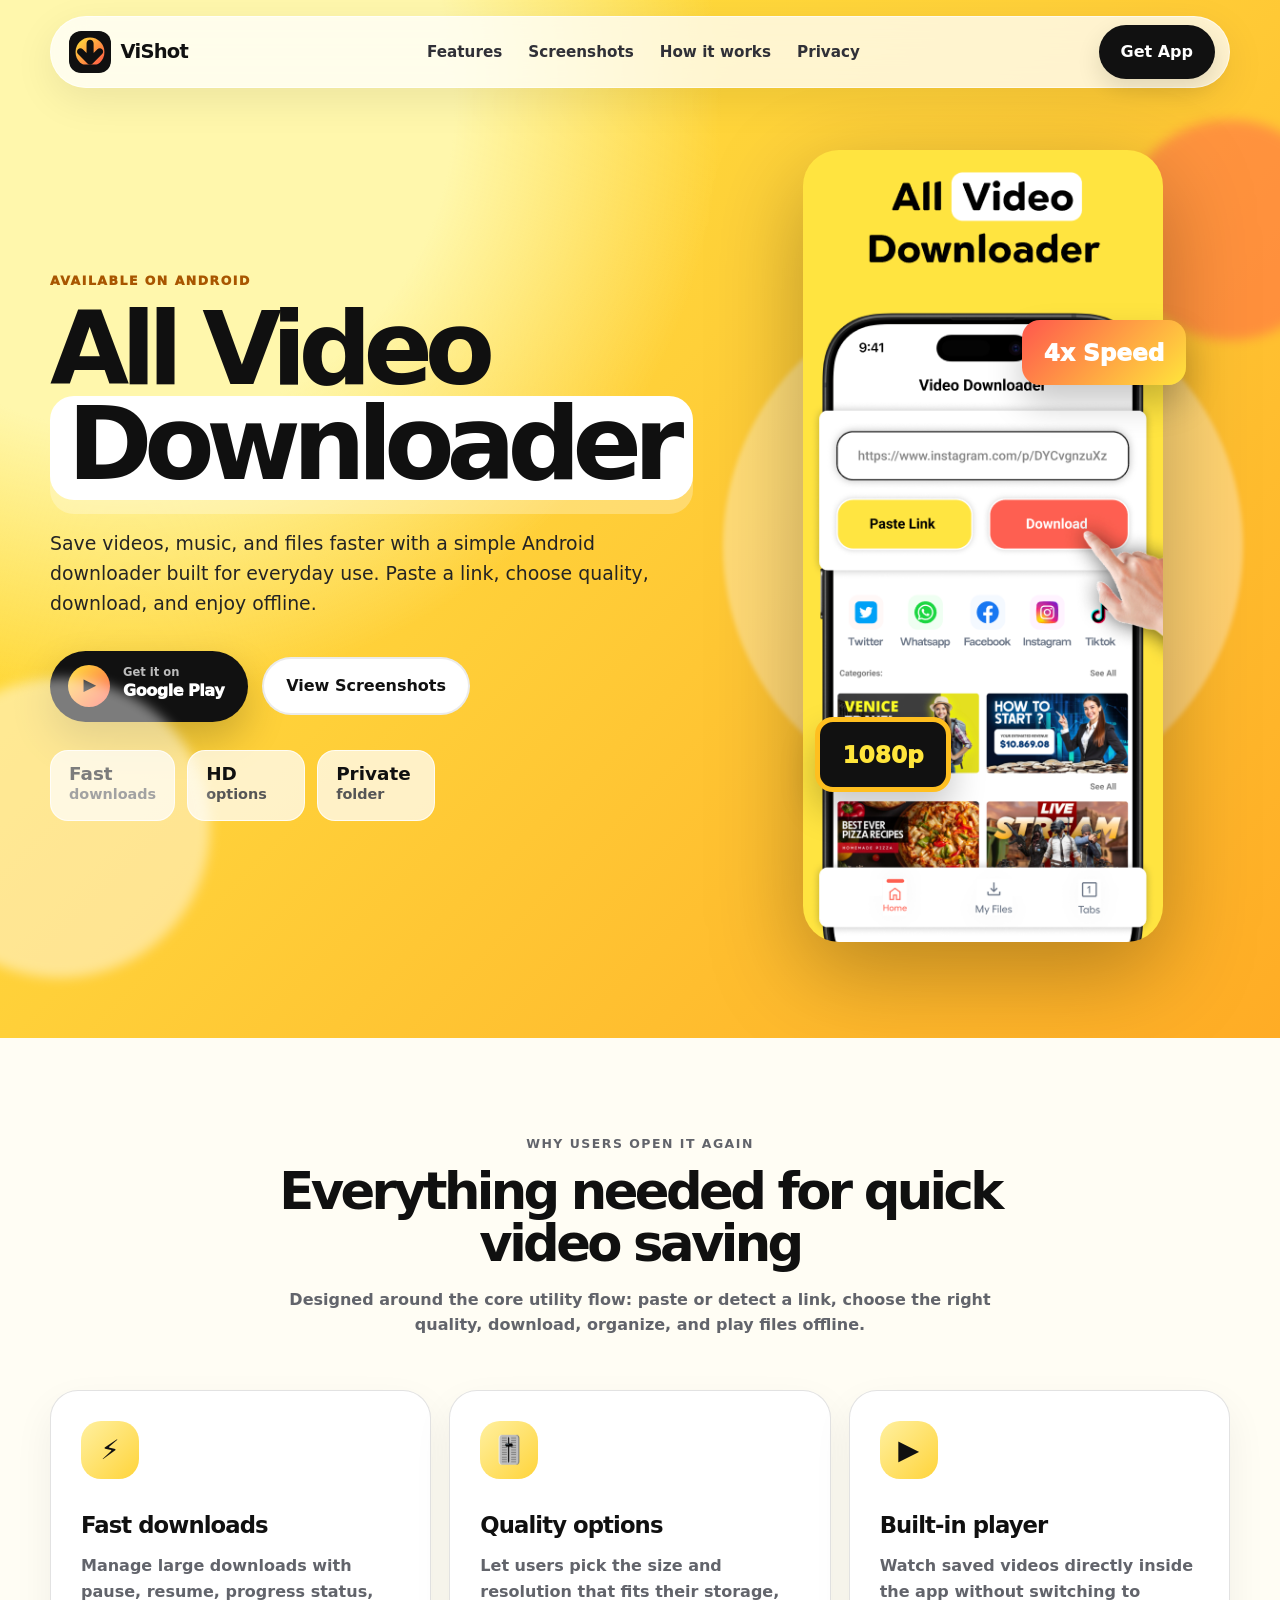
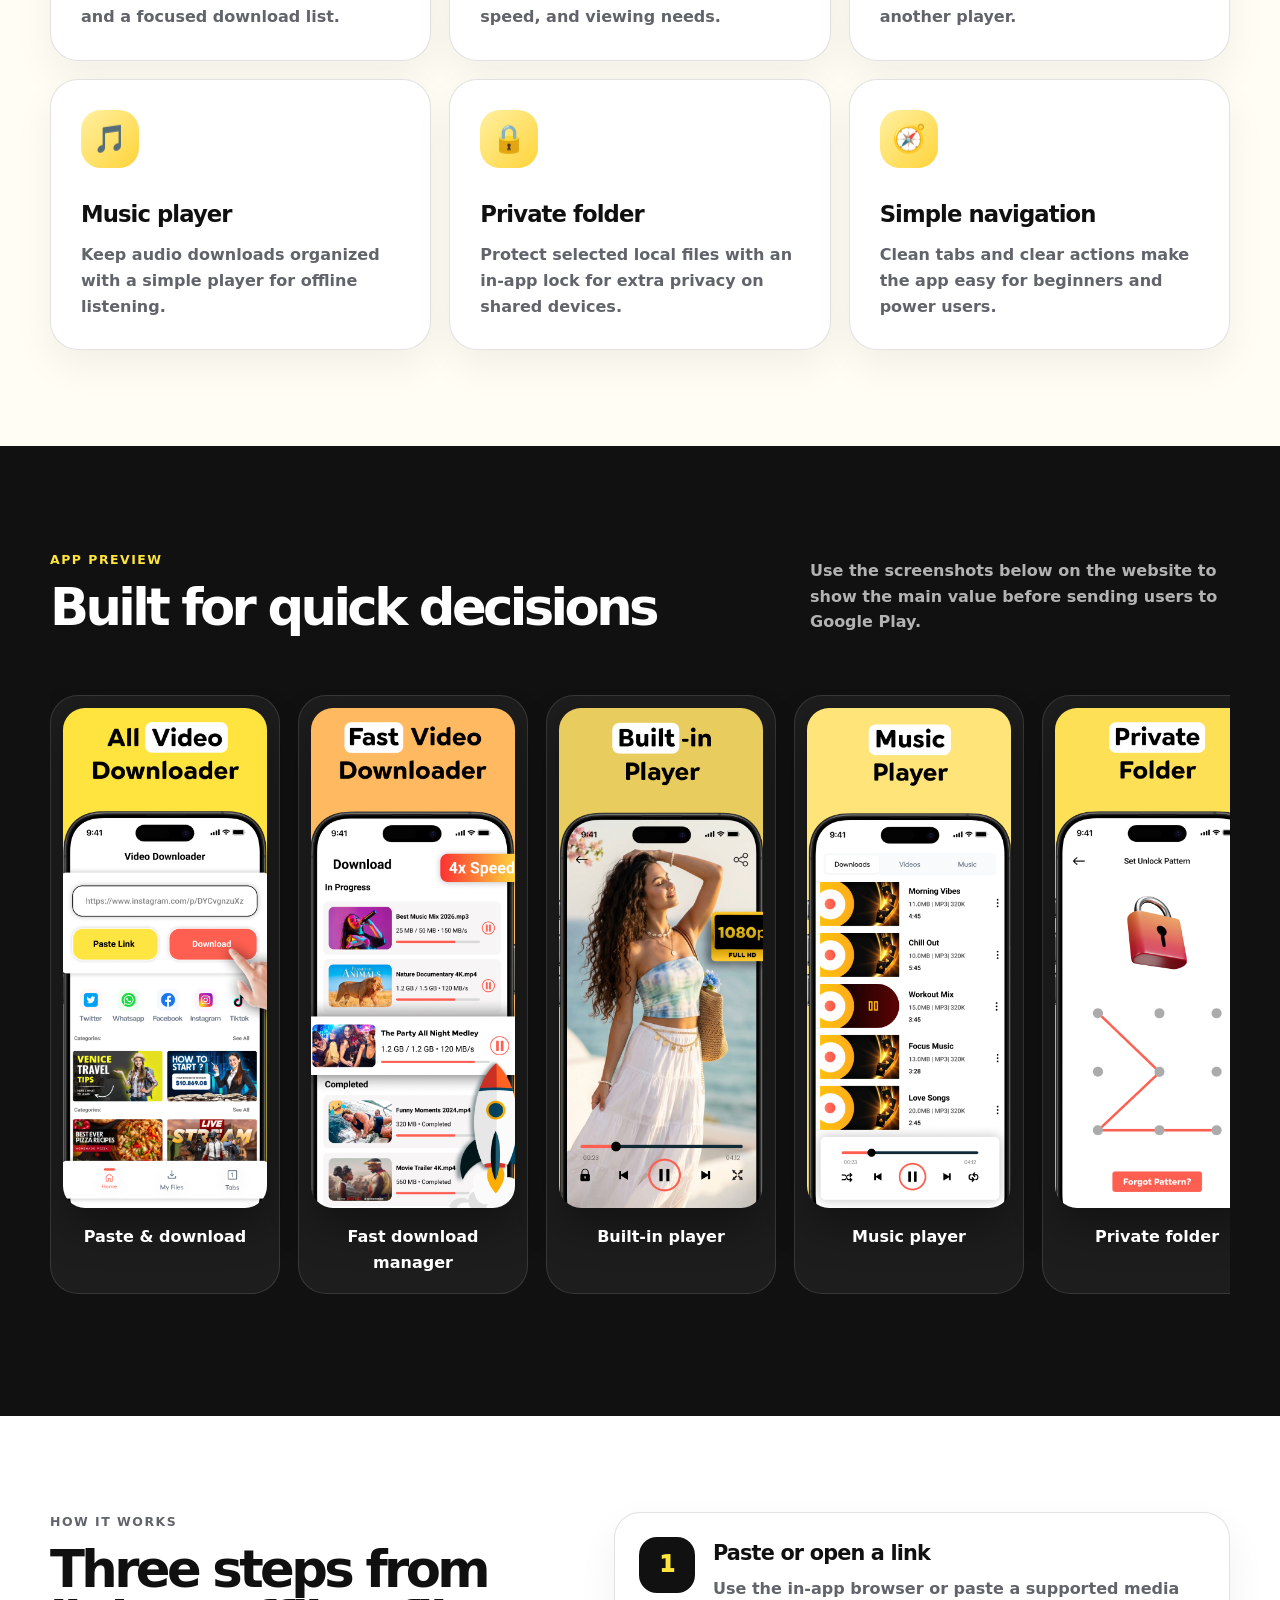
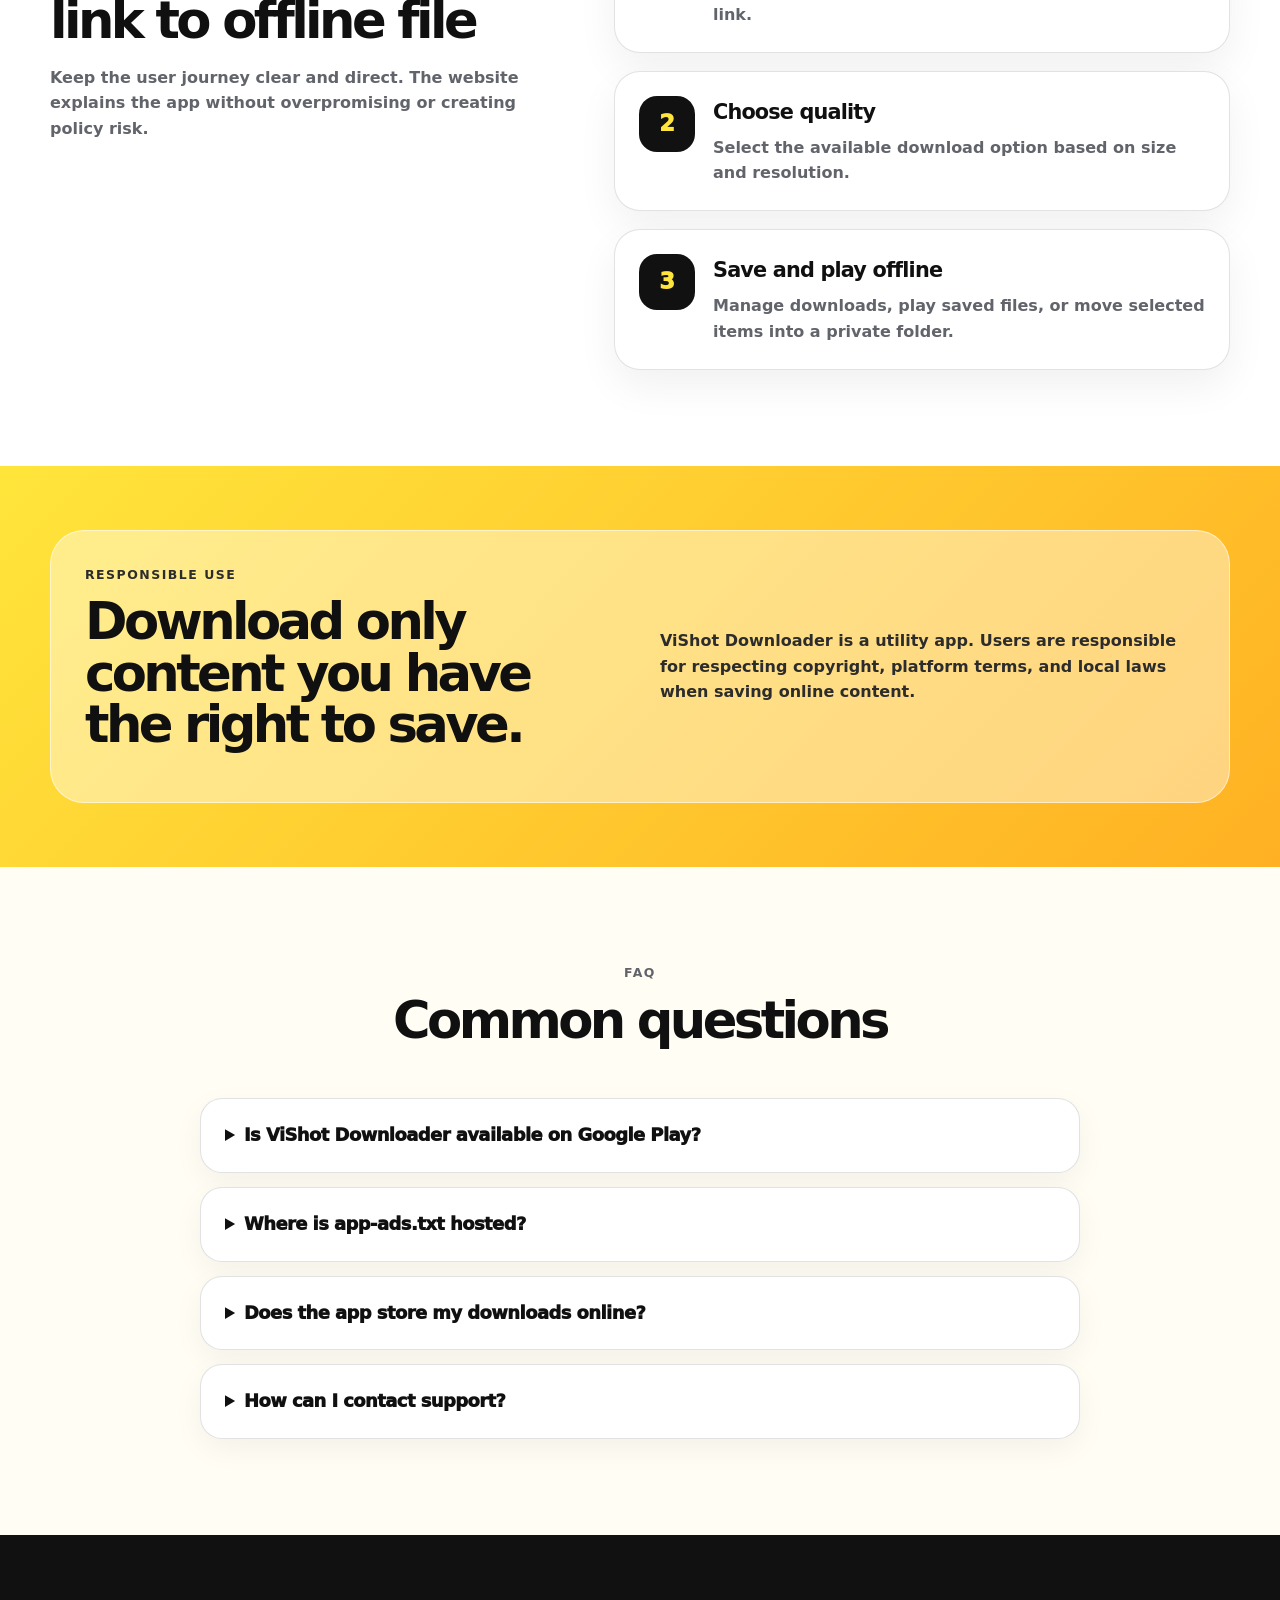
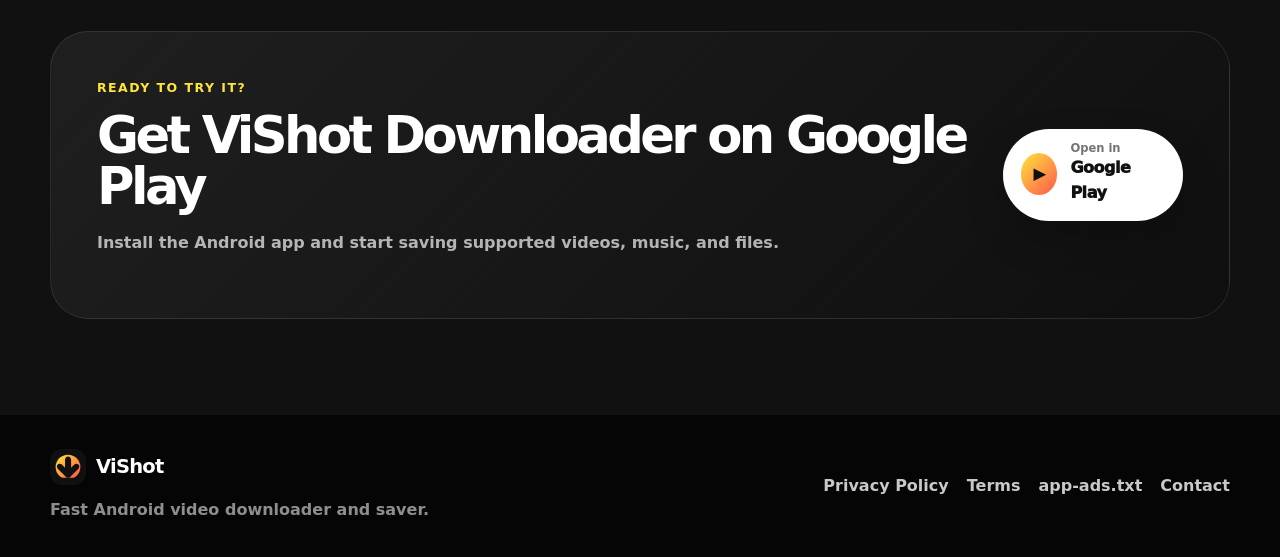
<file: index.html>
<!doctype html>
<html lang="en">
<head>
  <meta charset="utf-8">
  <meta name="viewport" content="width=device-width, initial-scale=1">
  <title>ViShot Downloader - All Video Downloader</title>
  <meta name="description" content="ViShot Downloader is an Android video downloader and saver with fast downloads, a built-in player, music player, private folder, and download manager.">
  <link rel="canonical" href="https://vishot-downloader.app/">
  <meta property="og:title" content="ViShot Downloader - All Video Downloader">
  <meta property="og:description" content="Fast video saving, built-in player, music player, private folder, and download options on Android.">
  <meta property="og:image" content="https://vishot-downloader.app/assets/img/og-image.jpg">
  <meta property="og:type" content="website">
  <meta name="theme-color" content="#ffe53b">
  <link rel="icon" href="/favicon.svg" type="image/svg+xml">
  <link rel="stylesheet" href="/assets/css/styles.css">
</head>
<body>
  <header class="site-header" data-header>
    <a class="brand" href="/" aria-label="ViShot Downloader home">
      <img src="/assets/img/logo.svg" alt="" width="42" height="42">
      <span>ViShot</span>
    </a>
    <nav class="nav" aria-label="Main navigation">
      <a href="#features">Features</a>
      <a href="#screenshots">Screenshots</a>
      <a href="#how">How it works</a>
      <a href="/privacy.html">Privacy</a>
    </nav>
    <a class="nav-cta" href="https://play.google.com/store/apps/details?id=com.vanced.video.downloader" rel="noopener" target="_blank">Get App</a>
    <button class="menu-btn" aria-label="Open menu" data-menu-button>☰</button>
  </header>

  <main>
    <section class="hero section-pad">
      <div class="hero-bg-orb orb-1"></div>
      <div class="hero-bg-orb orb-2"></div>
      <div class="container hero-grid">
        <div class="hero-copy reveal">
          <p class="eyebrow">Available on Android</p>
          <h1>All Video <span>Downloader</span></h1>
          <p class="hero-text">Save videos, music, and files faster with a simple Android downloader built for everyday use. Paste a link, choose quality, download, and enjoy offline.</p>
          <div class="hero-actions">
            <a class="play-btn" href="https://play.google.com/store/apps/details?id=com.vanced.video.downloader" rel="noopener" target="_blank" aria-label="Open ViShot Downloader on Google Play">
              <span class="play-icon">▶</span>
              <span><small>Get it on</small>Google Play</span>
            </a>
            <a class="secondary-btn" href="#screenshots">View Screenshots</a>
          </div>
          <div class="trust-row" aria-label="App highlights">
            <div><strong>Fast</strong><span>downloads</span></div>
            <div><strong>HD</strong><span>options</span></div>
            <div><strong>Private</strong><span>folder</span></div>
          </div>
        </div>
        <div class="phone-stage reveal delay-1" aria-label="App preview">
          <div class="phone-ring"></div>
          <img class="phone-shot main-shot" src="/assets/img/home.png" alt="ViShot Downloader home screen showing paste link and download buttons">
          <div class="floating-card speed-card">4x Speed</div>
          <div class="floating-card hd-card">1080p</div>
        </div>
      </div>
    </section>

    <section id="features" class="features section-pad">
      <div class="container">
        <div class="section-heading reveal">
          <p class="eyebrow">Why users open it again</p>
          <h2>Everything needed for quick video saving</h2>
          <p>Designed around the core utility flow: paste or detect a link, choose the right quality, download, organize, and play files offline.</p>
        </div>
        <div class="feature-grid">
          <article class="feature-card reveal"><span>⚡</span><h3>Fast downloads</h3><p>Manage large downloads with pause, resume, progress status, and a focused download list.</p></article>
          <article class="feature-card reveal"><span>🎚️</span><h3>Quality options</h3><p>Let users pick the size and resolution that fits their storage, speed, and viewing needs.</p></article>
          <article class="feature-card reveal"><span>▶️</span><h3>Built-in player</h3><p>Watch saved videos directly inside the app without switching to another player.</p></article>
          <article class="feature-card reveal"><span>🎵</span><h3>Music player</h3><p>Keep audio downloads organized with a simple player for offline listening.</p></article>
          <article class="feature-card reveal"><span>🔒</span><h3>Private folder</h3><p>Protect selected local files with an in-app lock for extra privacy on shared devices.</p></article>
          <article class="feature-card reveal"><span>🧭</span><h3>Simple navigation</h3><p>Clean tabs and clear actions make the app easy for beginners and power users.</p></article>
        </div>
      </div>
    </section>

    <section id="screenshots" class="screens section-pad">
      <div class="container">
        <div class="split-heading reveal">
          <div>
            <p class="eyebrow">App preview</p>
            <h2>Built for quick decisions</h2>
          </div>
          <p>Use the screenshots below on the website to show the main value before sending users to Google Play.</p>
        </div>
        <div class="shot-track" aria-label="Application screenshots">
          <figure class="shot-card reveal"><img src="/assets/img/home.png" alt="Home screen with paste link and download button"><figcaption>Paste & download</figcaption></figure>
          <figure class="shot-card reveal"><img src="/assets/img/download-speed.png" alt="Download manager showing in-progress downloads"><figcaption>Fast download manager</figcaption></figure>
          <figure class="shot-card reveal"><img src="/assets/img/player.png" alt="Built-in video player"><figcaption>Built-in player</figcaption></figure>
          <figure class="shot-card reveal"><img src="/assets/img/music-player.png" alt="Music player screen"><figcaption>Music player</figcaption></figure>
          <figure class="shot-card reveal"><img src="/assets/img/private-folder.png" alt="Private folder unlock pattern"><figcaption>Private folder</figcaption></figure>
          <figure class="shot-card reveal"><img src="/assets/img/download-options.png" alt="Download options screen showing multiple qualities"><figcaption>Download options</figcaption></figure>
        </div>
      </div>
    </section>

    <section id="how" class="how section-pad">
      <div class="container how-grid">
        <div class="section-heading left reveal">
          <p class="eyebrow">How it works</p>
          <h2>Three steps from link to offline file</h2>
          <p>Keep the user journey clear and direct. The website explains the app without overpromising or creating policy risk.</p>
        </div>
        <div class="steps">
          <div class="step reveal"><span>1</span><div><h3>Paste or open a link</h3><p>Use the in-app browser or paste a supported media link.</p></div></div>
          <div class="step reveal"><span>2</span><div><h3>Choose quality</h3><p>Select the available download option based on size and resolution.</p></div></div>
          <div class="step reveal"><span>3</span><div><h3>Save and play offline</h3><p>Manage downloads, play saved files, or move selected items into a private folder.</p></div></div>
        </div>
      </div>
    </section>

    <section class="policy-strip section-pad-sm">
      <div class="container policy-grid reveal">
        <div>
          <p class="eyebrow">Responsible use</p>
          <h2>Download only content you have the right to save.</h2>
        </div>
        <p>ViShot Downloader is a utility app. Users are responsible for respecting copyright, platform terms, and local laws when saving online content.</p>
      </div>
    </section>

    <section class="faq section-pad">
      <div class="container">
        <div class="section-heading reveal">
          <p class="eyebrow">FAQ</p>
          <h2>Common questions</h2>
        </div>
        <div class="faq-list">
          <details class="reveal"><summary>Is ViShot Downloader available on Google Play?</summary><p>Yes. Use the Google Play buttons on this website to open the app listing.</p></details>
          <details class="reveal"><summary>Where is app-ads.txt hosted?</summary><p>The app-ads.txt file is available at the root of this domain: <a href="/app-ads.txt">/app-ads.txt</a>.</p></details>
          <details class="reveal"><summary>Does the app store my downloads online?</summary><p>Downloaded files are saved locally on your device unless you choose to share them using Android sharing tools.</p></details>
          <details class="reveal"><summary>How can I contact support?</summary><p>Email us at <a href="mailto:kazmanereda@gmail.com">kazmanereda@gmail.com</a>.</p></details>
        </div>
      </div>
    </section>

    <section class="cta section-pad">
      <div class="container cta-card reveal">
        <div>
          <p class="eyebrow">Ready to try it?</p>
          <h2>Get ViShot Downloader on Google Play</h2>
          <p>Install the Android app and start saving supported videos, music, and files.</p>
        </div>
        <a class="play-btn dark" href="https://play.google.com/store/apps/details?id=com.vanced.video.downloader" rel="noopener" target="_blank"><span class="play-icon">▶</span><span><small>Open in</small>Google Play</span></a>
      </div>
    </section>
  </main>

  <footer class="footer">
    <div class="container footer-grid">
      <div>
        <a class="brand footer-brand" href="/"><img src="/assets/img/logo.svg" alt="" width="36" height="36"><span>ViShot</span></a>
        <p>Fast Android video downloader and saver.</p>
      </div>
      <div class="footer-links">
        <a href="/privacy.html">Privacy Policy</a>
        <a href="/terms.html">Terms</a>
        <a href="/app-ads.txt">app-ads.txt</a>
        <a href="mailto:kazmanereda@gmail.com">Contact</a>
      </div>
    </div>
  </footer>

  <script src="/assets/js/main.js"></script>
</body>
</html>
</file>
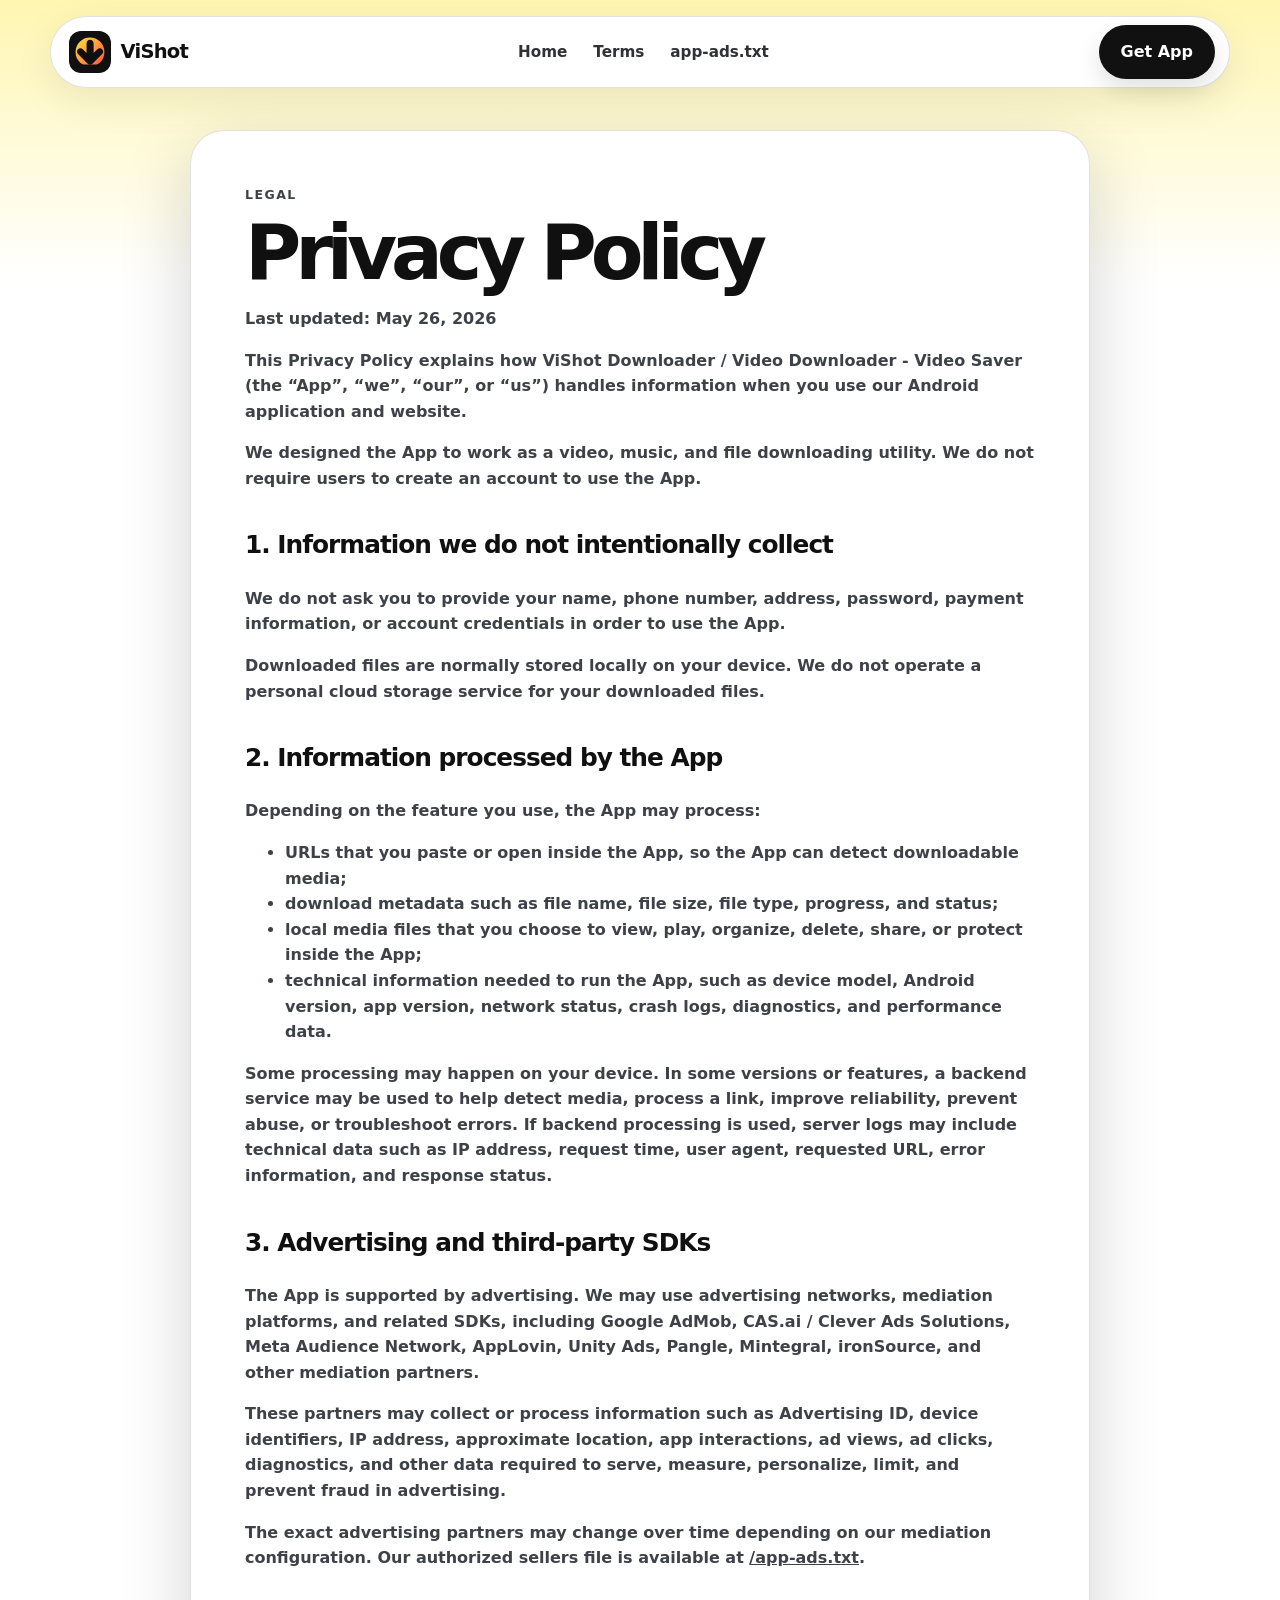
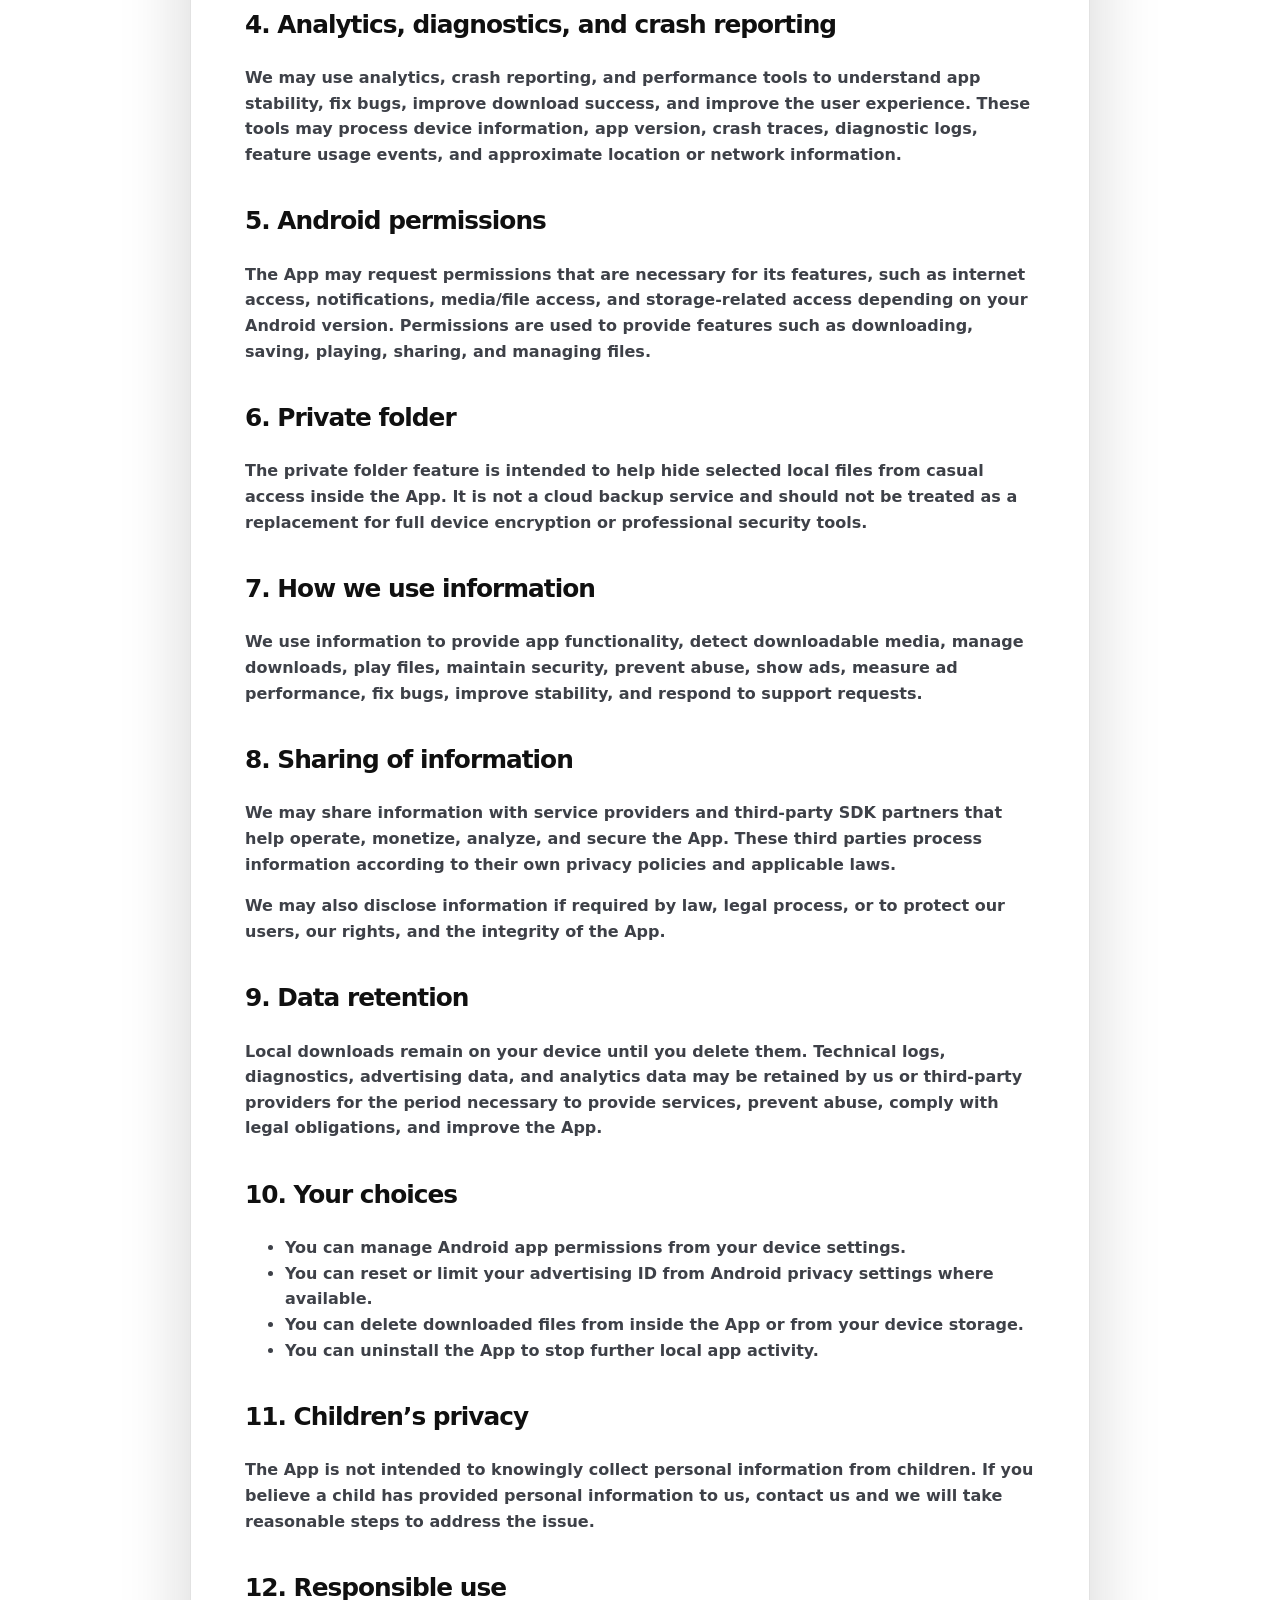
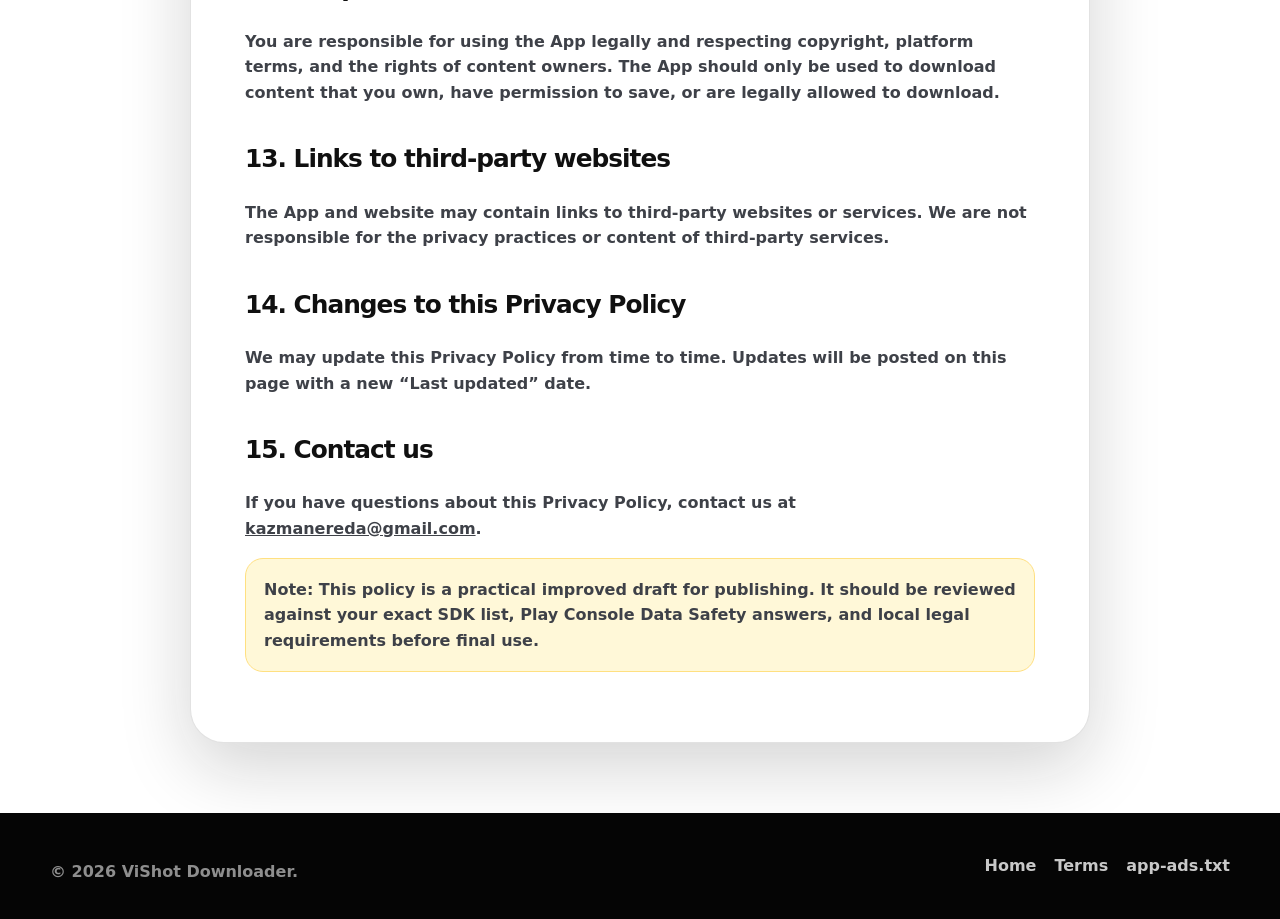
<file: privacy.html>
<!doctype html>
<html lang="en">
<head>
  <meta charset="utf-8">
  <meta name="viewport" content="width=device-width, initial-scale=1">
  <title>Privacy Policy - ViShot Downloader</title>
  <meta name="description" content="Privacy Policy for ViShot Downloader Android app.">
  <link rel="canonical" href="https://vishot-downloader.app/privacy.html">
  <meta name="theme-color" content="#ffe53b">
  <link rel="icon" href="/favicon.svg" type="image/svg+xml">
  <link rel="stylesheet" href="/assets/css/styles.css">
</head>
<body class="legal-page">
  <header class="site-header solid">
    <a class="brand" href="/"><img src="/assets/img/logo.svg" alt="" width="42" height="42"><span>ViShot</span></a>
    <nav class="nav" aria-label="Main navigation"><a href="/">Home</a><a href="/terms.html">Terms</a><a href="/app-ads.txt">app-ads.txt</a></nav>
    <a class="nav-cta" href="https://play.google.com/store/apps/details?id=com.vanced.video.downloader" rel="noopener" target="_blank">Get App</a>
  </header>

  <main class="legal-wrap">
    <article class="legal-card">
      <p class="eyebrow">Legal</p>
      <h1>Privacy Policy</h1>
      <p class="last-updated">Last updated: May 26, 2026</p>

      <p>This Privacy Policy explains how ViShot Downloader / Video Downloader - Video Saver (the “App”, “we”, “our”, or “us”) handles information when you use our Android application and website.</p>
      <p>We designed the App to work as a video, music, and file downloading utility. We do not require users to create an account to use the App.</p>

      <h2>1. Information we do not intentionally collect</h2>
      <p>We do not ask you to provide your name, phone number, address, password, payment information, or account credentials in order to use the App.</p>
      <p>Downloaded files are normally stored locally on your device. We do not operate a personal cloud storage service for your downloaded files.</p>

      <h2>2. Information processed by the App</h2>
      <p>Depending on the feature you use, the App may process:</p>
      <ul>
        <li>URLs that you paste or open inside the App, so the App can detect downloadable media;</li>
        <li>download metadata such as file name, file size, file type, progress, and status;</li>
        <li>local media files that you choose to view, play, organize, delete, share, or protect inside the App;</li>
        <li>technical information needed to run the App, such as device model, Android version, app version, network status, crash logs, diagnostics, and performance data.</li>
      </ul>
      <p>Some processing may happen on your device. In some versions or features, a backend service may be used to help detect media, process a link, improve reliability, prevent abuse, or troubleshoot errors. If backend processing is used, server logs may include technical data such as IP address, request time, user agent, requested URL, error information, and response status.</p>

      <h2>3. Advertising and third-party SDKs</h2>
      <p>The App is supported by advertising. We may use advertising networks, mediation platforms, and related SDKs, including Google AdMob, CAS.ai / Clever Ads Solutions, Meta Audience Network, AppLovin, Unity Ads, Pangle, Mintegral, ironSource, and other mediation partners.</p>
      <p>These partners may collect or process information such as Advertising ID, device identifiers, IP address, approximate location, app interactions, ad views, ad clicks, diagnostics, and other data required to serve, measure, personalize, limit, and prevent fraud in advertising.</p>
      <p>The exact advertising partners may change over time depending on our mediation configuration. Our authorized sellers file is available at <a href="/app-ads.txt">/app-ads.txt</a>.</p>

      <h2>4. Analytics, diagnostics, and crash reporting</h2>
      <p>We may use analytics, crash reporting, and performance tools to understand app stability, fix bugs, improve download success, and improve the user experience. These tools may process device information, app version, crash traces, diagnostic logs, feature usage events, and approximate location or network information.</p>

      <h2>5. Android permissions</h2>
      <p>The App may request permissions that are necessary for its features, such as internet access, notifications, media/file access, and storage-related access depending on your Android version. Permissions are used to provide features such as downloading, saving, playing, sharing, and managing files.</p>

      <h2>6. Private folder</h2>
      <p>The private folder feature is intended to help hide selected local files from casual access inside the App. It is not a cloud backup service and should not be treated as a replacement for full device encryption or professional security tools.</p>

      <h2>7. How we use information</h2>
      <p>We use information to provide app functionality, detect downloadable media, manage downloads, play files, maintain security, prevent abuse, show ads, measure ad performance, fix bugs, improve stability, and respond to support requests.</p>

      <h2>8. Sharing of information</h2>
      <p>We may share information with service providers and third-party SDK partners that help operate, monetize, analyze, and secure the App. These third parties process information according to their own privacy policies and applicable laws.</p>
      <p>We may also disclose information if required by law, legal process, or to protect our users, our rights, and the integrity of the App.</p>

      <h2>9. Data retention</h2>
      <p>Local downloads remain on your device until you delete them. Technical logs, diagnostics, advertising data, and analytics data may be retained by us or third-party providers for the period necessary to provide services, prevent abuse, comply with legal obligations, and improve the App.</p>

      <h2>10. Your choices</h2>
      <ul>
        <li>You can manage Android app permissions from your device settings.</li>
        <li>You can reset or limit your advertising ID from Android privacy settings where available.</li>
        <li>You can delete downloaded files from inside the App or from your device storage.</li>
        <li>You can uninstall the App to stop further local app activity.</li>
      </ul>

      <h2>11. Children’s privacy</h2>
      <p>The App is not intended to knowingly collect personal information from children. If you believe a child has provided personal information to us, contact us and we will take reasonable steps to address the issue.</p>

      <h2>12. Responsible use</h2>
      <p>You are responsible for using the App legally and respecting copyright, platform terms, and the rights of content owners. The App should only be used to download content that you own, have permission to save, or are legally allowed to download.</p>

      <h2>13. Links to third-party websites</h2>
      <p>The App and website may contain links to third-party websites or services. We are not responsible for the privacy practices or content of third-party services.</p>

      <h2>14. Changes to this Privacy Policy</h2>
      <p>We may update this Privacy Policy from time to time. Updates will be posted on this page with a new “Last updated” date.</p>

      <h2>15. Contact us</h2>
      <p>If you have questions about this Privacy Policy, contact us at <a href="mailto:kazmanereda@gmail.com">kazmanereda@gmail.com</a>.</p>

      <p class="legal-note"><strong>Note:</strong> This policy is a practical improved draft for publishing. It should be reviewed against your exact SDK list, Play Console Data Safety answers, and local legal requirements before final use.</p>
    </article>
  </main>

  <footer class="footer"><div class="container footer-grid"><p>© 2026 ViShot Downloader.</p><div class="footer-links"><a href="/">Home</a><a href="/terms.html">Terms</a><a href="/app-ads.txt">app-ads.txt</a></div></div></footer>
</body>
</html>
</file>
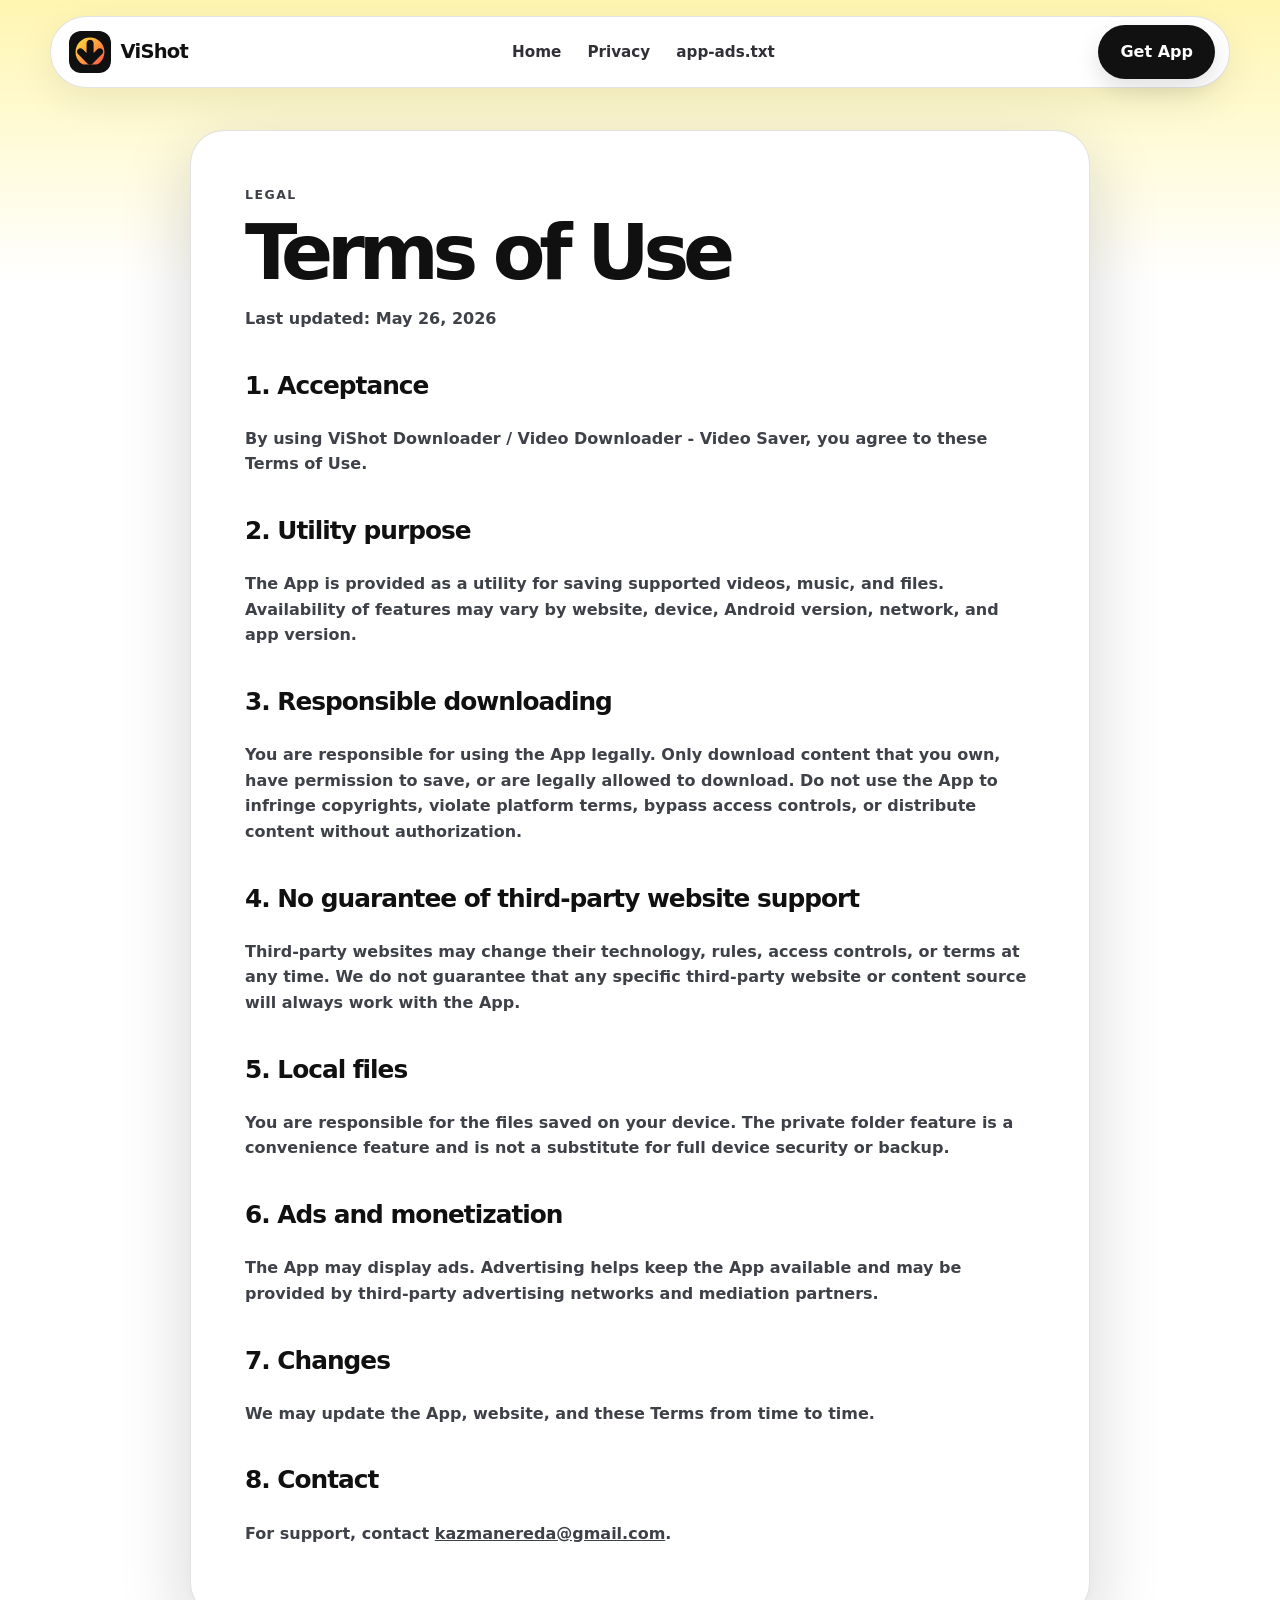
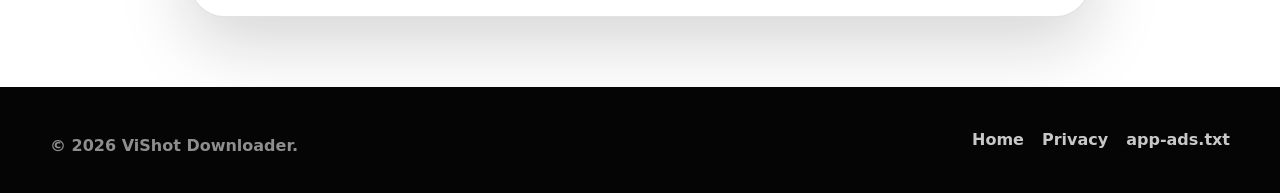
<file: terms.html>
<!doctype html>
<html lang="en">
<head>
  <meta charset="utf-8">
  <meta name="viewport" content="width=device-width, initial-scale=1">
  <title>Terms of Use - ViShot Downloader</title>
  <meta name="description" content="Terms of Use for ViShot Downloader.">
  <link rel="canonical" href="https://vishot-downloader.app/terms.html">
  <meta name="theme-color" content="#ffe53b">
  <link rel="icon" href="/favicon.svg" type="image/svg+xml">
  <link rel="stylesheet" href="/assets/css/styles.css">
</head>
<body class="legal-page">
  <header class="site-header solid">
    <a class="brand" href="/"><img src="/assets/img/logo.svg" alt="" width="42" height="42"><span>ViShot</span></a>
    <nav class="nav" aria-label="Main navigation"><a href="/">Home</a><a href="/privacy.html">Privacy</a><a href="/app-ads.txt">app-ads.txt</a></nav>
    <a class="nav-cta" href="https://play.google.com/store/apps/details?id=com.vanced.video.downloader" rel="noopener" target="_blank">Get App</a>
  </header>

  <main class="legal-wrap">
    <article class="legal-card">
      <p class="eyebrow">Legal</p>
      <h1>Terms of Use</h1>
      <p class="last-updated">Last updated: May 26, 2026</p>

      <h2>1. Acceptance</h2>
      <p>By using ViShot Downloader / Video Downloader - Video Saver, you agree to these Terms of Use.</p>

      <h2>2. Utility purpose</h2>
      <p>The App is provided as a utility for saving supported videos, music, and files. Availability of features may vary by website, device, Android version, network, and app version.</p>

      <h2>3. Responsible downloading</h2>
      <p>You are responsible for using the App legally. Only download content that you own, have permission to save, or are legally allowed to download. Do not use the App to infringe copyrights, violate platform terms, bypass access controls, or distribute content without authorization.</p>

      <h2>4. No guarantee of third-party website support</h2>
      <p>Third-party websites may change their technology, rules, access controls, or terms at any time. We do not guarantee that any specific third-party website or content source will always work with the App.</p>

      <h2>5. Local files</h2>
      <p>You are responsible for the files saved on your device. The private folder feature is a convenience feature and is not a substitute for full device security or backup.</p>

      <h2>6. Ads and monetization</h2>
      <p>The App may display ads. Advertising helps keep the App available and may be provided by third-party advertising networks and mediation partners.</p>

      <h2>7. Changes</h2>
      <p>We may update the App, website, and these Terms from time to time.</p>

      <h2>8. Contact</h2>
      <p>For support, contact <a href="mailto:kazmanereda@gmail.com">kazmanereda@gmail.com</a>.</p>
    </article>
  </main>

  <footer class="footer"><div class="container footer-grid"><p>© 2026 ViShot Downloader.</p><div class="footer-links"><a href="/">Home</a><a href="/privacy.html">Privacy</a><a href="/app-ads.txt">app-ads.txt</a></div></div></footer>
</body>
</html>
</file>
<file: assets/css/styles.css>
:root{
  --yellow:#ffe53b;
  --gold:#ffbf1f;
  --red:#ff574d;
  --ink:#101010;
  --muted:#62646b;
  --paper:#fffdf4;
  --white:#ffffff;
  --line:rgba(16,16,16,.12);
  --shadow:0 24px 70px rgba(16,16,16,.18);
  --radius:28px;
}
*{box-sizing:border-box}
html{scroll-behavior:smooth}
body{margin:0;font-family:Inter,ui-sans-serif,system-ui,-apple-system,BlinkMacSystemFont,"Segoe UI",sans-serif;color:var(--ink);background:#fff;line-height:1.6}
a{color:inherit;text-decoration:none}
img{max-width:100%;display:block}
.container{width:min(1180px,calc(100% - 40px));margin:0 auto}.section-pad{padding:96px 0}.section-pad-sm{padding:64px 0}
.site-header{position:fixed;z-index:50;top:16px;left:50%;transform:translateX(-50%);width:min(1180px,calc(100% - 28px));height:72px;padding:10px 14px 10px 18px;display:flex;align-items:center;justify-content:space-between;background:rgba(255,255,255,.76);backdrop-filter:blur(18px);border:1px solid rgba(255,255,255,.62);border-radius:999px;box-shadow:0 12px 40px rgba(16,16,16,.08)}
.site-header.solid{background:#fff;border:1px solid var(--line)}.brand{display:flex;align-items:center;gap:10px;font-weight:900;font-size:1.22rem;letter-spacing:-.04em}.brand img{border-radius:12px}.nav{display:flex;align-items:center;gap:26px;font-weight:800;font-size:.95rem;color:#303037}.nav a{position:relative}.nav a:hover{color:#000}.nav-cta,.secondary-btn{font-weight:900;border-radius:999px;padding:14px 22px;background:#111;color:#fff;box-shadow:0 10px 25px rgba(0,0,0,.12)}.nav-cta:hover,.secondary-btn:hover{transform:translateY(-1px)}.menu-btn{display:none;border:0;background:#111;color:#fff;border-radius:999px;width:44px;height:44px;font-size:1.25rem}.hero{min-height:100svh;display:flex;align-items:center;position:relative;overflow:hidden;background:radial-gradient(circle at 10% 10%,#fff7ac 0 22%,transparent 40%),linear-gradient(135deg,#ffe83e 0%,#ffd039 45%,#ffac25 100%)}.hero-grid{display:grid;grid-template-columns:1.02fr .98fr;gap:52px;align-items:center;padding-top:54px}.eyebrow{margin:0 0 12px;font-weight:950;letter-spacing:.12em;text-transform:uppercase;color:#a85600;font-size:.78rem}.hero h1{font-size:clamp(3.5rem,8vw,7.2rem);line-height:.9;letter-spacing:-.08em;margin:0 0 28px}.hero h1 span{display:inline-block;background:#fff;border-radius:24px;padding:.02em .17em .1em;box-shadow:0 14px 0 rgba(255,255,255,.28)}.hero-text{font-size:1.18rem;max-width:610px;color:#242424;margin:0 0 32px}.hero-actions{display:flex;flex-wrap:wrap;gap:14px;align-items:center}.play-btn{display:inline-flex;align-items:center;gap:13px;background:#111;color:#fff;border-radius:999px;padding:14px 24px 15px 18px;font-weight:950;letter-spacing:-.03em;box-shadow:0 18px 40px rgba(0,0,0,.2);transition:.2s transform,.2s box-shadow}.play-btn:hover{transform:translateY(-2px);box-shadow:0 22px 48px rgba(0,0,0,.24)}.play-btn small{display:block;font-size:.72rem;line-height:1;color:rgba(255,255,255,.72);font-weight:800;letter-spacing:0}.play-icon{width:42px;height:42px;border-radius:50%;display:grid;place-items:center;background:linear-gradient(135deg,var(--yellow),var(--red));color:#111;font-size:.95rem}.secondary-btn{background:#fff;color:#111;box-shadow:none;border:2px solid rgba(0,0,0,.08)}.trust-row{display:flex;gap:12px;margin-top:28px;flex-wrap:wrap}.trust-row div{background:rgba(255,255,255,.72);border:1px solid rgba(255,255,255,.8);padding:14px 18px;border-radius:18px;min-width:118px}.trust-row strong{display:block;font-size:1.15rem;line-height:1}.trust-row span{display:block;font-weight:700;color:#565656;font-size:.9rem}.phone-stage{position:relative;min-height:640px;display:grid;place-items:center}.phone-ring{position:absolute;width:520px;height:520px;border-radius:50%;background:rgba(255,255,255,.32);filter:blur(2px)}.phone-shot{position:relative;z-index:2;width:min(360px,76vw);border-radius:36px;filter:drop-shadow(0 30px 45px rgba(0,0,0,.28))}.floating-card{position:absolute;z-index:4;font-weight:950;color:#fff;border-radius:18px;padding:14px 22px;font-size:1.45rem;box-shadow:0 18px 35px rgba(0,0,0,.22)}.speed-card{right:34px;top:170px;background:linear-gradient(135deg,var(--red),var(--yellow))}.hd-card{left:70px;bottom:150px;background:#111;color:var(--yellow);border:5px solid var(--gold)}.hero-bg-orb{position:absolute;border-radius:50%;filter:blur(6px);opacity:.45}.orb-1{width:300px;height:300px;background:#fff;left:-90px;bottom:60px}.orb-2{width:220px;height:220px;background:#ff554b;right:-60px;top:120px}.section-heading{text-align:center;margin:0 auto 52px;max-width:760px}.section-heading.left{text-align:left;margin:0}.section-heading h2,.split-heading h2,.policy-grid h2,.cta-card h2{font-size:clamp(2.1rem,4vw,4.2rem);line-height:1;letter-spacing:-.07em;margin:0 0 18px}.section-heading p,.split-heading p,.policy-grid p,.cta-card p{color:var(--muted);font-weight:650}.features{background:var(--paper)}.feature-grid{display:grid;grid-template-columns:repeat(3,1fr);gap:18px}.feature-card{background:#fff;border:1px solid var(--line);border-radius:var(--radius);padding:30px;min-height:230px;box-shadow:0 16px 40px rgba(16,16,16,.06)}.feature-card span{display:grid;place-items:center;width:58px;height:58px;border-radius:20px;background:linear-gradient(135deg,#fff0a0,#ffd43a);font-size:1.7rem;margin-bottom:28px}.feature-card h3{font-size:1.42rem;letter-spacing:-.04em;margin:0 0 10px}.feature-card p{margin:0;color:var(--muted);font-weight:600}.screens{overflow:hidden;background:#111;color:#fff}.screens .eyebrow{color:var(--yellow)}.split-heading{display:flex;justify-content:space-between;gap:30px;align-items:end;margin-bottom:36px}.split-heading p{max-width:420px;color:rgba(255,255,255,.68)}.shot-track{display:grid;grid-template-columns:repeat(6,minmax(230px,1fr));gap:18px;overflow-x:auto;scroll-snap-type:x mandatory;padding:8px 4px 26px}.shot-card{scroll-snap-align:start;margin:0;background:#1d1d1d;border:1px solid rgba(255,255,255,.12);border-radius:28px;padding:12px;min-width:230px}.shot-card img{border-radius:22px;width:100%;height:500px;object-fit:cover;object-position:top;box-shadow:0 18px 40px rgba(0,0,0,.35)}.shot-card figcaption{text-align:center;padding:16px 4px 6px;font-weight:900}.how{background:#fff}.how-grid{display:grid;grid-template-columns:.9fr 1.1fr;gap:60px;align-items:start}.steps{display:grid;gap:18px}.step{display:flex;gap:18px;align-items:flex-start;border:1px solid var(--line);border-radius:26px;background:#fff;box-shadow:0 16px 40px rgba(16,16,16,.06);padding:24px}.step span{flex:0 0 auto;width:56px;height:56px;display:grid;place-items:center;border-radius:18px;background:#111;color:var(--yellow);font-weight:950;font-size:1.4rem}.step h3{margin:0 0 6px;font-size:1.3rem;letter-spacing:-.04em}.step p{margin:0;color:var(--muted);font-weight:600}.policy-strip{background:linear-gradient(135deg,#ffe53b,#ffb123)}.policy-grid{display:grid;grid-template-columns:1fr 1fr;gap:40px;align-items:center;background:rgba(255,255,255,.42);border:1px solid rgba(255,255,255,.55);border-radius:34px;padding:34px}.policy-grid p{color:#2c2c2c;font-weight:750}.faq{background:var(--paper)}.faq-list{max-width:880px;margin:0 auto;display:grid;gap:14px}.faq-list details{background:#fff;border:1px solid var(--line);border-radius:22px;padding:22px 24px;box-shadow:0 10px 30px rgba(16,16,16,.05)}.faq-list summary{cursor:pointer;font-weight:950;font-size:1.12rem;letter-spacing:-.03em}.faq-list p{color:var(--muted);font-weight:600}.faq-list a{text-decoration:underline}.cta{background:#111;color:#fff}.cta-card{display:flex;align-items:center;justify-content:space-between;gap:28px;background:linear-gradient(135deg,#1f1f1f,#0f0f0f);border:1px solid rgba(255,255,255,.1);border-radius:38px;padding:46px}.cta .eyebrow{color:var(--yellow)}.cta-card p{color:rgba(255,255,255,.68)}.play-btn.dark{background:#fff;color:#111}.play-btn.dark small{color:rgba(0,0,0,.55)}.footer{background:#050505;color:#fff;padding:34px 0}.footer-grid{display:flex;justify-content:space-between;gap:24px;align-items:center}.footer p{margin:12px 0 0;color:rgba(255,255,255,.55);font-weight:600}.footer-links{display:flex;gap:18px;flex-wrap:wrap;font-weight:800;color:rgba(255,255,255,.78)}.footer-links a:hover{color:#fff}.legal-page{background:linear-gradient(180deg,#fff6b1 0,#fff 280px)}.legal-wrap{padding:130px 0 70px}.legal-card{width:min(900px,calc(100% - 40px));margin:0 auto;background:#fff;border:1px solid var(--line);border-radius:34px;padding:54px;box-shadow:var(--shadow)}.legal-card h1{font-size:clamp(2.6rem,6vw,5rem);line-height:.95;letter-spacing:-.08em;margin:0 0 10px}.last-updated{color:var(--muted);font-weight:800}.legal-card h2{margin-top:34px;letter-spacing:-.04em;font-size:1.55rem}.legal-card p,.legal-card li{color:#3e4148;font-weight:600}.legal-card a{text-decoration:underline;font-weight:900}.legal-note{padding:18px;border-radius:18px;background:#fff8d8;border:1px solid #ffe081}.reveal{opacity:0;transform:translateY(18px);transition:opacity .7s ease,transform .7s ease}.reveal.is-visible{opacity:1;transform:none}.delay-1{transition-delay:.12s}
@media (max-width:920px){.nav{display:none}.menu-btn{display:block}.site-header.open{height:auto;border-radius:30px;align-items:flex-start;flex-wrap:wrap}.site-header.open .nav{order:3;display:grid;width:100%;gap:14px;padding:18px 4px 8px}.hero-grid,.how-grid,.policy-grid{grid-template-columns:1fr}.hero{padding-top:80px}.phone-stage{min-height:560px}.feature-grid{grid-template-columns:1fr 1fr}.split-heading,.cta-card,.footer-grid{display:grid}.shot-track{grid-template-columns:repeat(6,240px)}.legal-card{padding:34px 24px}.nav-cta{display:none}.site-header.open .nav-cta{display:inline-flex}}
@media (max-width:620px){.container{width:min(100% - 28px,1180px)}.section-pad{padding:72px 0}.hero h1{font-size:clamp(3rem,18vw,5rem)}.hero-text{font-size:1rem}.feature-grid{grid-template-columns:1fr}.phone-stage{min-height:500px}.phone-shot{width:min(300px,80vw)}.floating-card{font-size:1rem;padding:10px 14px}.speed-card{right:5px;top:115px}.hd-card{left:10px;bottom:120px}.shot-card img{height:470px}.policy-grid,.cta-card{padding:28px}.site-header{top:10px}.footer-links{display:grid}.legal-wrap{padding-top:112px}.legal-card h1{font-size:3rem}}
@media (prefers-reduced-motion:reduce){*{scroll-behavior:auto!important}.reveal{opacity:1;transform:none;transition:none}.play-btn:hover,.nav-cta:hover,.secondary-btn:hover{transform:none}}
</file>
